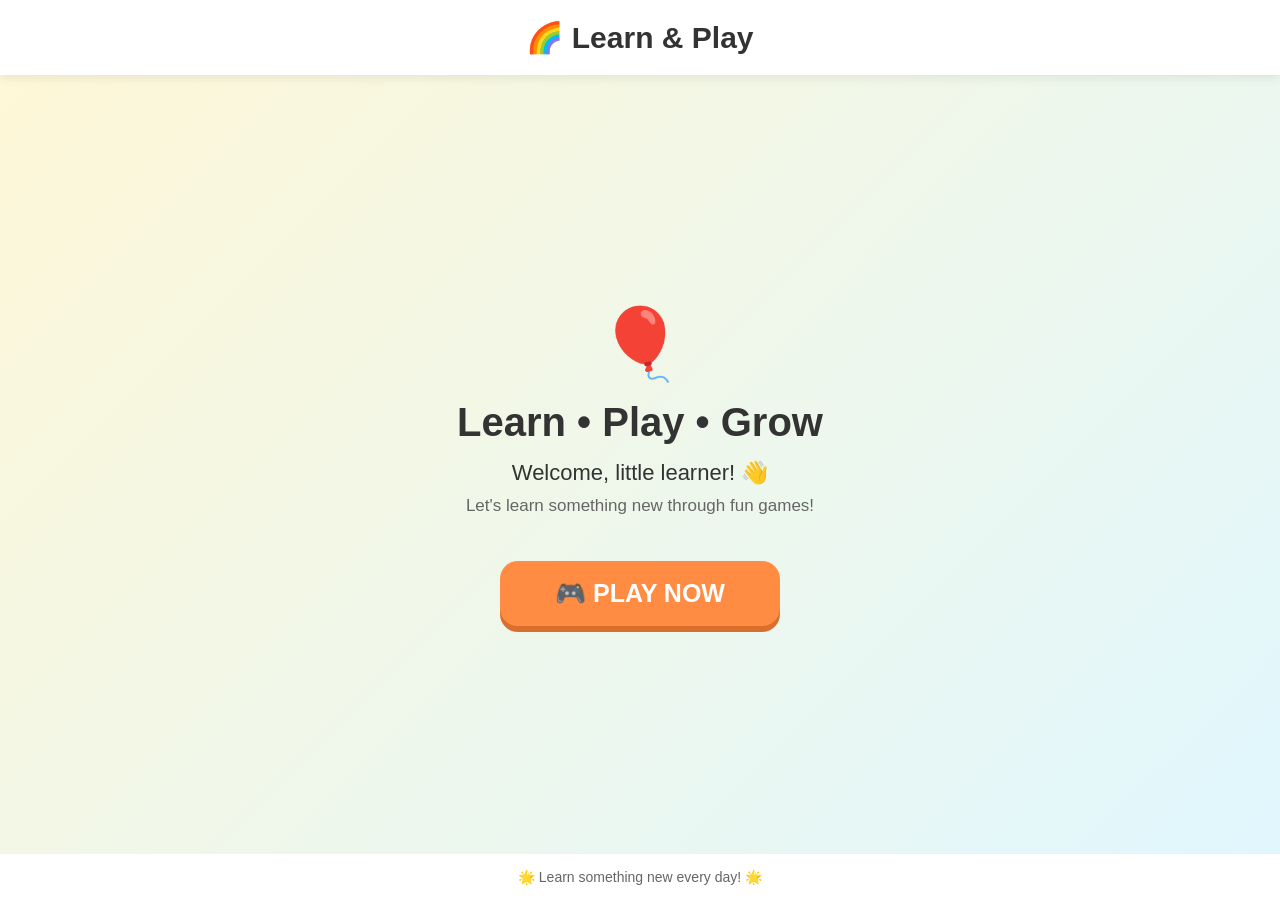
<file: index.html>
<!DOCTYPE html>
<html lang="en">

<head>
    <meta charset="UTF-8">
    <meta name="viewport" content="width=device-width, initial-scale=1.0">

    <title>Learn & Play</title>

    <link rel="stylesheet" href="assets/css/style.css">
    <link rel="manifest" href="manifest.json">
</head>

<body>

    <header class="header">
        <h1>🌈 Learn & Play</h1>
    </header>


    <main class="home">

        <div class="welcome">
            <div class="welcome-icon">🎈</div>

            <h2>Learn • Play • Grow</h2>

            <p>Welcome, little learner! 👋</p>

            <p class="subtitle">
                Let's learn something new through fun games!
            </p>
        </div>


        <a href="games.html" class="play-button">
            🎮 PLAY NOW
        </a>

    </main>


    <footer class="footer">
        <p>🌟 Learn something new every day! 🌟</p>
    </footer>


    <script>
        if ("serviceWorker" in navigator) {
            window.addEventListener("load", function () {
                navigator.serviceWorker.register("service-worker.js")
                    .then(function () {
                        console.log("Service Worker registered successfully!");
                    })
                    .catch(function (error) {
                        console.log("Service Worker registration failed:", error);
                    });
            });
        }
    </script>

</body>

</html>
</file>
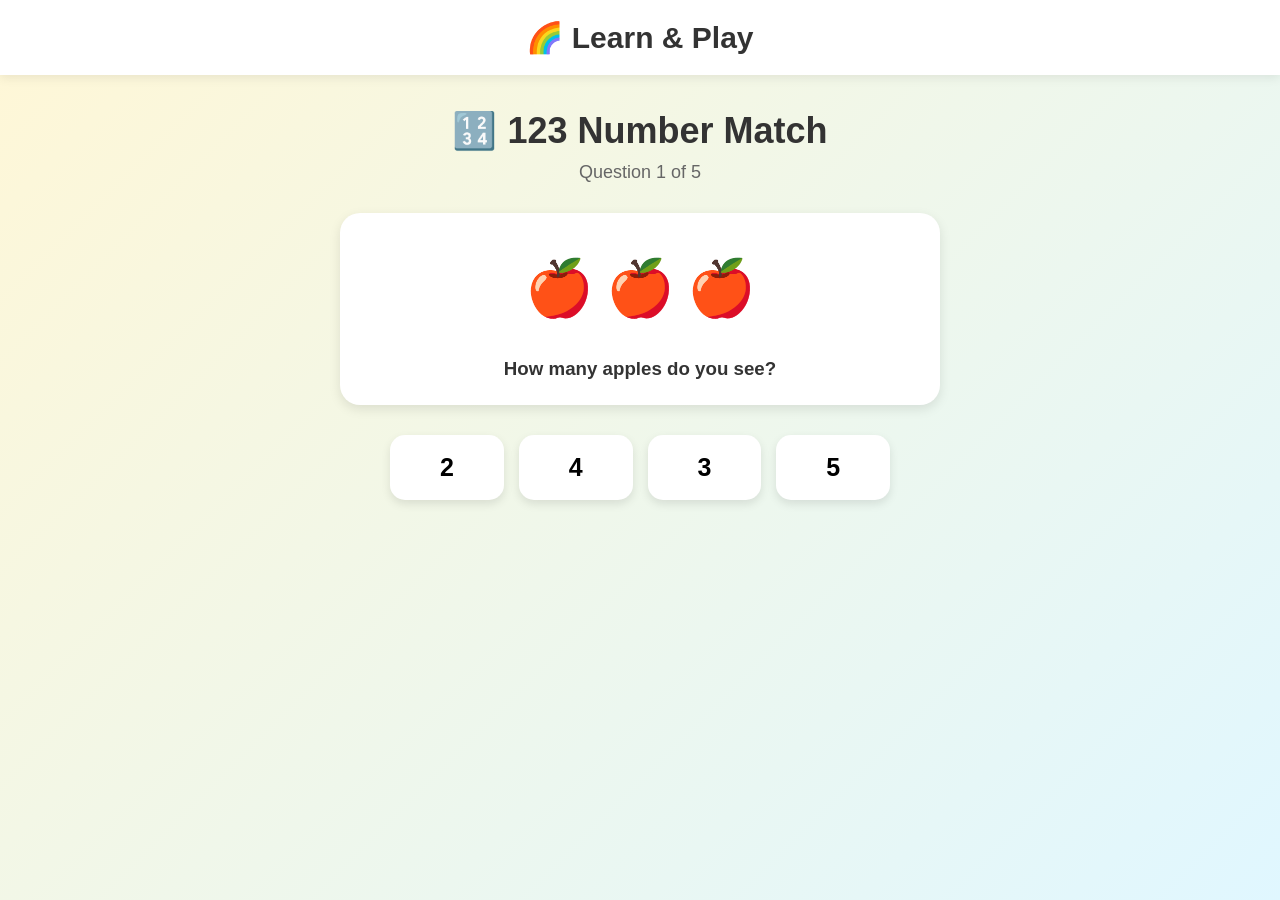
<file: 123.html>
<!DOCTYPE html>
<html lang="en">

<head>

    <meta charset="UTF-8">

    <meta
        name="viewport"
        content="width=device-width, initial-scale=1.0"
    >

    <title>123 Number Match - Learn & Play</title>

    <link
        rel="stylesheet"
        href="assets/css/style.css"
    >
    <link 
        rel="manifest" 
        href="manifest.json"
    >
</head>


<body>

    <header class="header">

        <h1>
            🌈 Learn & Play
        </h1>

    </header>


    <main class="number-page">

        <h2>
            🔢 123 Number Match
        </h2>


        <p class="question-number">

            Question
            <span id="questionNumber">
                1
            </span>
            of 5

        </p>


        <div class="number-question">

            <div
                id="objects"
                class="objects"
            >
            </div>


            <h3 id="questionText">
                How many objects do you see?
            </h3>

        </div>


        <div
            id="numberOptions"
            class="number-options"
        >
        </div>


        <p
            id="numberFeedback"
            class="number-feedback"
        >
        </p>

    </main>


    <script>


        /* =========================
           QUESTIONS
        ========================= */


        const questions = [

            {
                object: "🍎",
                name: "apples",
                count: 3
            },

            {
                object: "🐶",
                name: "dogs",
                count: 5
            },

            {
                object: "⭐",
                name: "stars",
                count: 2
            },

            {
                object: "🌸",
                name: "flowers",
                count: 4
            },

            {
                object: "🐟",
                name: "fish",
                count: 6
            }

        ];


        let currentQuestion = 0;

        let score = 0;


        /* =========================
           SHUFFLE
        ========================= */


        function shuffle(array) {

            array.sort(
                () =>
                    Math.random() - 0.5
            );

        }


        /* =========================
           SHOW OBJECTS
        ========================= */


        function showObjects() {

            const container =
                document.getElementById(
                    "objects"
                );


            container.innerHTML = "";


            const question =
                questions[currentQuestion];


            for (
                let i = 0;
                i < question.count;
                i++
            ) {

                const object =
                    document.createElement(
                        "span"
                    );


                object.textContent =
                    question.object;


                container.appendChild(
                    object
                );

            }

        }


        /* =========================
           SHOW OPTIONS
        ========================= */


        function showOptions() {

            const container =
                document.getElementById(
                    "numberOptions"
                );


            container.innerHTML = "";


            const correct =
                questions[
                    currentQuestion
                ].count;


            let options = [

                correct,

                correct + 1,

                correct - 1,

                correct + 2

            ];


            /* Remove numbers below 1 */

            options =
                options.filter(
                    number => number >= 1
                );


            /* Remove duplicates */

            options =
                [...new Set(options)];


            /* Shuffle options */

            shuffle(options);


            options.forEach(
                function(number) {

                    const button =
                        document.createElement(
                            "button"
                        );


                    button.textContent =
                        number;


                    button.onclick =
                        function() {

                            checkAnswer(
                                number
                            );

                        };


                    container.appendChild(
                        button
                    );

                }
            );

        }


        /* =========================
           LOAD QUESTION
        ========================= */


        function loadQuestion() {

            document.getElementById(
                "questionNumber"
            ).textContent =
                currentQuestion + 1;


            document.getElementById(
                "numberFeedback"
            ).textContent = "";


            const question =
                questions[currentQuestion];


            /* Change question according
               to the emoji */

            document.getElementById(
                "questionText"
            ).textContent =
                "How many " +
                question.name +
                " do you see?";


            showObjects();

            showOptions();

        }


        /* =========================
           CHECK ANSWER
        ========================= */


        function checkAnswer(answer) {

            const correct =
                questions[
                    currentQuestion
                ].count;


            const feedback =
                document.getElementById(
                    "numberFeedback"
                );


            if (
                answer === correct
            ) {

                score++;


                feedback.textContent =
                    "🎉 Correct! Great job!";


                feedback.className =
                    "number-feedback correct";

            }

            else {

                feedback.textContent =
                    "❌ Not quite! The correct answer is "
                    + correct;


                feedback.className =
                    "number-feedback wrong";

            }


            /* Disable buttons */

            const buttons =
                document.querySelectorAll(
                    "#numberOptions button"
                );


            buttons.forEach(
                button => {

                    button.disabled = true;

                }
            );


            setTimeout(
                nextQuestion,
                1200
            );

        }


        /* =========================
           NEXT QUESTION
        ========================= */


        function nextQuestion() {

            currentQuestion++;


            if (
                currentQuestion >=
                questions.length
            ) {

                showResult();

                return;

            }


            loadQuestion();

        }


        /* =========================
           RESULT
        ========================= */


        function showResult() {

            document.querySelector(
                ".number-page"
            ).innerHTML = `

                <div
                    class="result-card"
                >

                    <h2>
                        🎉 Amazing!
                    </h2>


                    <p
                        class="final-score"
                    >

                        You scored
                        ${score}
                        /
                        ${questions.length}

                    </p>


                    <p>
                        ⭐ Keep counting!
                    </p>


                    <button
                        onclick="location.reload()"
                    >
                        🔄 Play Again
                    </button>


                    <br><br>


                    <a
                        href="games.html"
                        class="back-button"
                    >
                        🎮 Choose Another Game
                    </a>

                </div>

            `;

        }


        /* =========================
           START
        ========================= */


        shuffle(questions);

        loadQuestion();


    </script>


    <!-- SERVICE WORKER -->

    <script>

        if ("serviceWorker" in navigator) {

            window.addEventListener(
                "load",
                function () {

                    navigator.serviceWorker.register(
                        "service-worker.js"
                    );

                }
            );

        }

    </script>


</body>

</html>
</file>
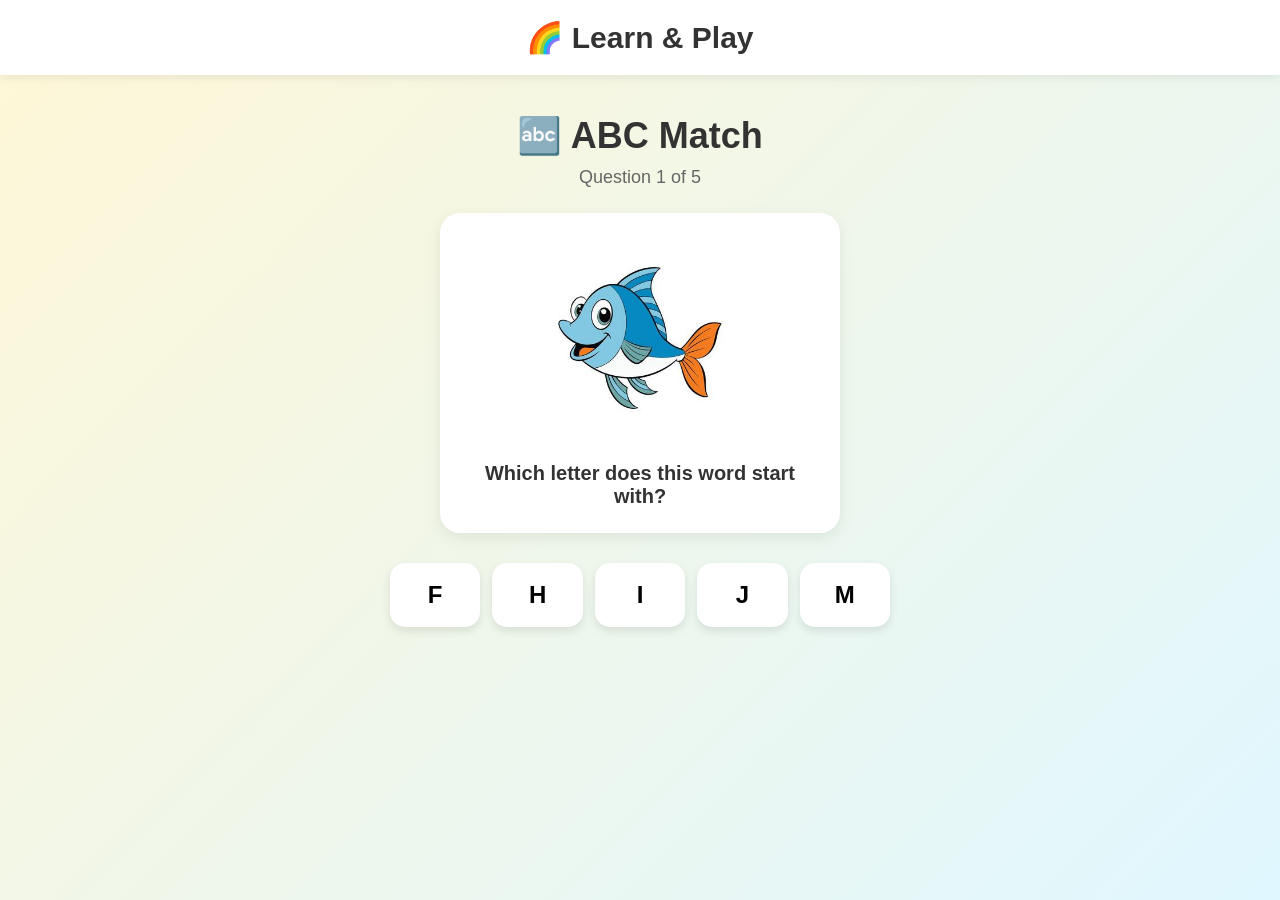
<file: abc.html>
<!DOCTYPE html>
<html lang="en">

<head>
    <meta charset="UTF-8">
    <meta name="viewport" content="width=device-width, initial-scale=1.0">

    <title>ABC Match - Learn & Play</title>

    <link rel="stylesheet" href="assets/css/style.css">
    <link rel="manifest" href="manifest.json">
</head>

<body>

    <header class="header">
        <h1>🌈 Learn & Play</h1>
    </header>


    <main class="game-page">

        <h2>🔤 ABC Match</h2>

        <p class="question-number">
            Question <span id="questionNumber">1</span> of 5
        </p>


        <div class="question-card">

            <img
                id="questionImage"
                src=""
                alt="ABC Question"
            >

            <h3>
                Which letter does this word start with?
            </h3>

        </div>


        <div class="answer-container">

            <button onclick="checkAnswer('F')">F</button>
            <button onclick="checkAnswer('H')">H</button>
            <button onclick="checkAnswer('I')">I</button>
            <button onclick="checkAnswer('J')">J</button>
            <button onclick="checkAnswer('M')">M</button>

        </div>


        <p id="feedback"></p>

    </main>


    <script>

        /* =========================
           ABC QUESTIONS
        ========================= */

        const questions = [

            {
                image: "assets/images/ABC/fish.jpg",
                letter: "F"
            },

            {
                image: "assets/images/ABC/icecream.jpg",
                letter: "I"
            },

            {
                image: "assets/images/ABC/juice.jpg",
                letter: "J"
            },

            {
                image: "assets/images/ABC/mango.jpg",
                letter: "M"
            },

            {
                image: "assets/images/ABC/house.jpg",
                letter: "H"
            }

        ];


        let currentQuestion = 0;
        let score = 0;


        /* =========================
           SHUFFLE QUESTIONS
        ========================= */

        function shuffleQuestions() {

            questions.sort(
                () => Math.random() - 0.5
            );

        }


        /* =========================
           LOAD QUESTION
        ========================= */

        function loadQuestion() {

            const question =
                questions[currentQuestion];


            document.getElementById(
                "questionImage"
            ).src = question.image;


            document.getElementById(
                "questionNumber"
            ).textContent =
                currentQuestion + 1;


            document.getElementById(
                "feedback"
            ).textContent = "";

        }


        /* =========================
           CHECK ANSWER
        ========================= */

        function checkAnswer(selectedLetter) {

            const correctLetter =
                questions[currentQuestion].letter;


            const feedback =
                document.getElementById(
                    "feedback"
                );


            if (
                selectedLetter ===
                correctLetter
            ) {

                score++;

                feedback.textContent =
                    "🎉 Correct! Great job!";

                feedback.className =
                    "correct";

            }

            else {

                feedback.textContent =
                    "❌ Not quite! The correct answer is "
                    + correctLetter;

                feedback.className =
                    "wrong";

            }


            /* Disable buttons temporarily */

            const buttons =
                document.querySelectorAll(
                    ".answer-container button"
                );


            buttons.forEach(
                button => {
                    button.disabled = true;
                }
            );


            setTimeout(
                nextQuestion,
                1200
            );

        }


        /* =========================
           NEXT QUESTION
        ========================= */

        function nextQuestion() {

            currentQuestion++;


            if (
                currentQuestion >=
                questions.length
            ) {

                showResult();

                return;

            }


            const buttons =
                document.querySelectorAll(
                    ".answer-container button"
                );


            buttons.forEach(
                button => {
                    button.disabled = false;
                }
            );


            loadQuestion();

        }


        /* =========================
           SHOW RESULT
        ========================= */

        function showResult() {

            document.querySelector(
                ".game-page"
            ).innerHTML = `

                <div class="result-card">

                    <h2>🎉 Great Job!</h2>

                    <p class="final-score">
                        You scored
                        ${score}
                        /
                        ${questions.length}
                    </p>

                    <p>
                        ⭐ Keep learning
                        and playing!
                    </p>

                    <a
                        href="abc.html"
                        class="play-again"
                    >
                        🔄 Play Again
                    </a>

                    <br>

                    <a
                        href="games.html"
                        class="back-button"
                    >
                        🎮 Choose Another Game
                    </a>

                </div>

            `;

        }


        /* =========================
           START GAME
        ========================= */

        shuffleQuestions();
        loadQuestion();

    </script>


    <script>

        /* =========================
           SERVICE WORKER
        ========================= */

        if ("serviceWorker" in navigator) {

            window.addEventListener(
                "load",
                function () {

                    navigator.serviceWorker.register(
                        "service-worker.js"
                    );

                }
            );

        }

    </script>


</body>

</html>
</file>
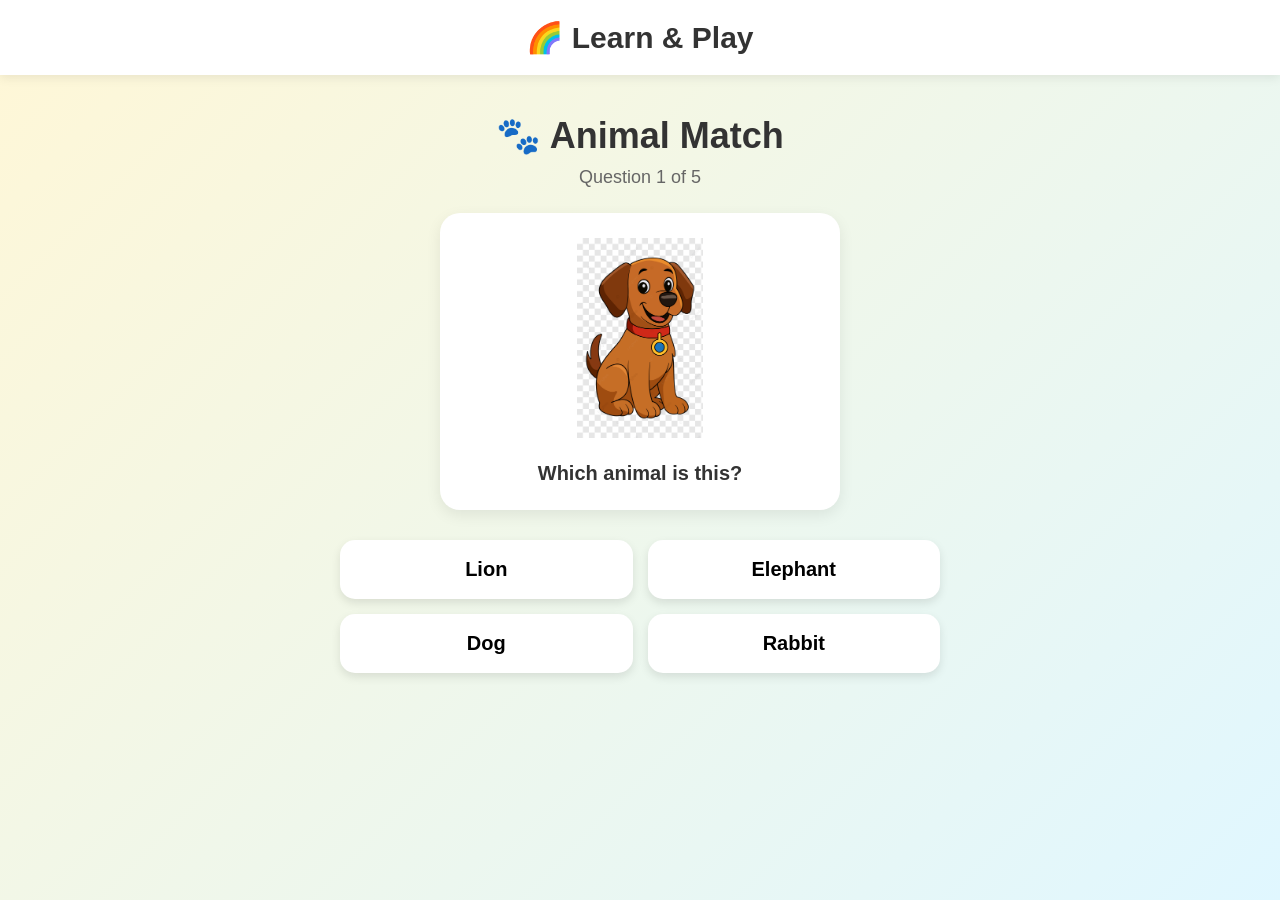
<file: animals.html>
<!DOCTYPE html>
<html lang="en">

<head>

    <meta charset="UTF-8">

    <meta
        name="viewport"
        content="width=device-width, initial-scale=1.0"
    >

    <title>Animal Match - Learn & Play</title>

    <link
        rel="stylesheet"
        href="assets/css/style.css"
    >
    <link rel="manifest" href="manifest.json">

</head>


<body>

    <!-- HEADER -->

    <header class="header">

        <h1>
            🌈 Learn & Play
        </h1>

    </header>


    <!-- GAME -->

    <main class="game-page">

        <h2>
            🐾 Animal Match
        </h2>


        <p class="question-number">

            Question
            <span id="questionNumber">
                1
            </span>
            of 5

        </p>


        <!-- ANIMAL IMAGE -->

        <div class="question-card">

            <img
                id="animalImage"
                src=""
                alt="Animal"
            >


            <h3>
                Which animal is this?
            </h3>

        </div>


        <!-- ANSWERS -->

        <div
            class="animal-answers"
            id="animalAnswers"
        >
        </div>


        <!-- FEEDBACK -->

        <p id="animalFeedback">
        </p>

    </main>


    <script>


        /* =========================
           ANIMAL QUESTIONS
        ========================= */


        const animals = [

            {
                image: "assets/images/Animal/cat.jpg",
                answer: "Cat"
            },

            {
                image: "assets/images/Animal/dog.jpg",
                answer: "Dog"
            },

            {
                image: "assets/images/Animal/elephant.jpg",
                answer: "Elephant"
            },

            {
                image: "assets/images/Animal/lion.jpg",
                answer: "Lion"
            },

            {
                image: "assets/images/Animal/rabbit.jpg",
                answer: "Rabbit"
            }

        ];


        /* =========================
           GAME VARIABLES
        ========================= */


        let currentQuestion = 0;

        let score = 0;


        /* =========================
           SHUFFLE QUESTIONS
        ========================= */


        function shuffleQuestions() {

            animals.sort(
                () =>
                    Math.random() - 0.5
            );

        }


        /* =========================
           GET RANDOM OPTIONS
        ========================= */


        function getOptions(correctAnswer) {

            let options = [
                correctAnswer
            ];


            let otherAnimals =
                animals
                    .map(
                        animal =>
                            animal.answer
                    )
                    .filter(
                        name =>
                            name !== correctAnswer
                    );


            otherAnimals.sort(
                () =>
                    Math.random() - 0.5
            );


            options.push(
                ...otherAnimals.slice(0, 3)
            );


            return options;

        }


        /* =========================
           LOAD QUESTION
        ========================= */


        function loadQuestion() {

            const question =
                animals[currentQuestion];


            /* Show image */

            document.getElementById(
                "animalImage"
            ).src =
                question.image;


            /* Question number */

            document.getElementById(
                "questionNumber"
            ).textContent =
                currentQuestion + 1;


            /* Clear feedback */

            document.getElementById(
                "animalFeedback"
            ).textContent = "";


            /* Create answer buttons */

            const answerContainer =
                document.getElementById(
                    "animalAnswers"
                );


            answerContainer.innerHTML = "";


            let options =
                getOptions(
                    question.answer
                );


            /* Shuffle answer choices */

            options.sort(
                () =>
                    Math.random() - 0.5
            );


            options.forEach(
                function(option) {

                    const button =
                        document.createElement(
                            "button"
                        );


                    button.textContent =
                        option;


                    button.onclick =
                        function() {

                            checkAnswer(
                                option
                            );

                        };


                    answerContainer.appendChild(
                        button
                    );

                }
            );

        }


        /* =========================
           CHECK ANSWER
        ========================= */


        function checkAnswer(
            selectedAnswer
        ) {

            const correctAnswer =
                animals[
                    currentQuestion
                ].answer;


            const feedback =
                document.getElementById(
                    "animalFeedback"
                );


            if (
                selectedAnswer ===
                correctAnswer
            ) {

                score++;


                feedback.textContent =
                    "🎉 Correct! Great job!";


                feedback.className =
                    "correct";

            }

            else {

                feedback.textContent =
                    "❌ Not quite! The correct answer is "
                    + correctAnswer;


                feedback.className =
                    "wrong";

            }


            /* Disable buttons */

            const buttons =
                document.querySelectorAll(
                    "#animalAnswers button"
                );


            buttons.forEach(
                button => {

                    button.disabled =
                        true;

                }
            );


            /* Next question */

            setTimeout(
                nextQuestion,
                1200
            );

        }


        /* =========================
           NEXT QUESTION
        ========================= */


        function nextQuestion() {

            currentQuestion++;


            if (
                currentQuestion >=
                animals.length
            ) {

                showResult();

                return;

            }


            loadQuestion();

        }


        /* =========================
           FINAL RESULT
        ========================= */


        function showResult() {

            document.querySelector(
                ".game-page"
            ).innerHTML = `

                <div class="result-card">

                    <h2>
                        🎉 Amazing!
                    </h2>


                    <p class="final-score">

                        You scored
                        ${score}
                        /
                        ${animals.length}

                    </p>


                    <p>
                        🐾 Keep learning
                        about animals!
                    </p>


                    <a
                        href="animals.html"
                        class="play-again"
                    >
                        🔄 Play Again
                    </a>


                    <br><br>


                    <a
                        href="games.html"
                        class="back-button"
                    >
                        🎮 Choose Another Game
                    </a>

                </div>

            `;

        }


        /* =========================
           START GAME
        ========================= */


        shuffleQuestions();

        loadQuestion();


    </script>


    <!-- SERVICE WORKER -->

    <script>

        if ("serviceWorker" in navigator) {

            window.addEventListener(
                "load",
                function () {

                    navigator.serviceWorker.register(
                        "service-worker.js"
                    );

                }
            );

        }

    </script>


</body>

</html>
</file>
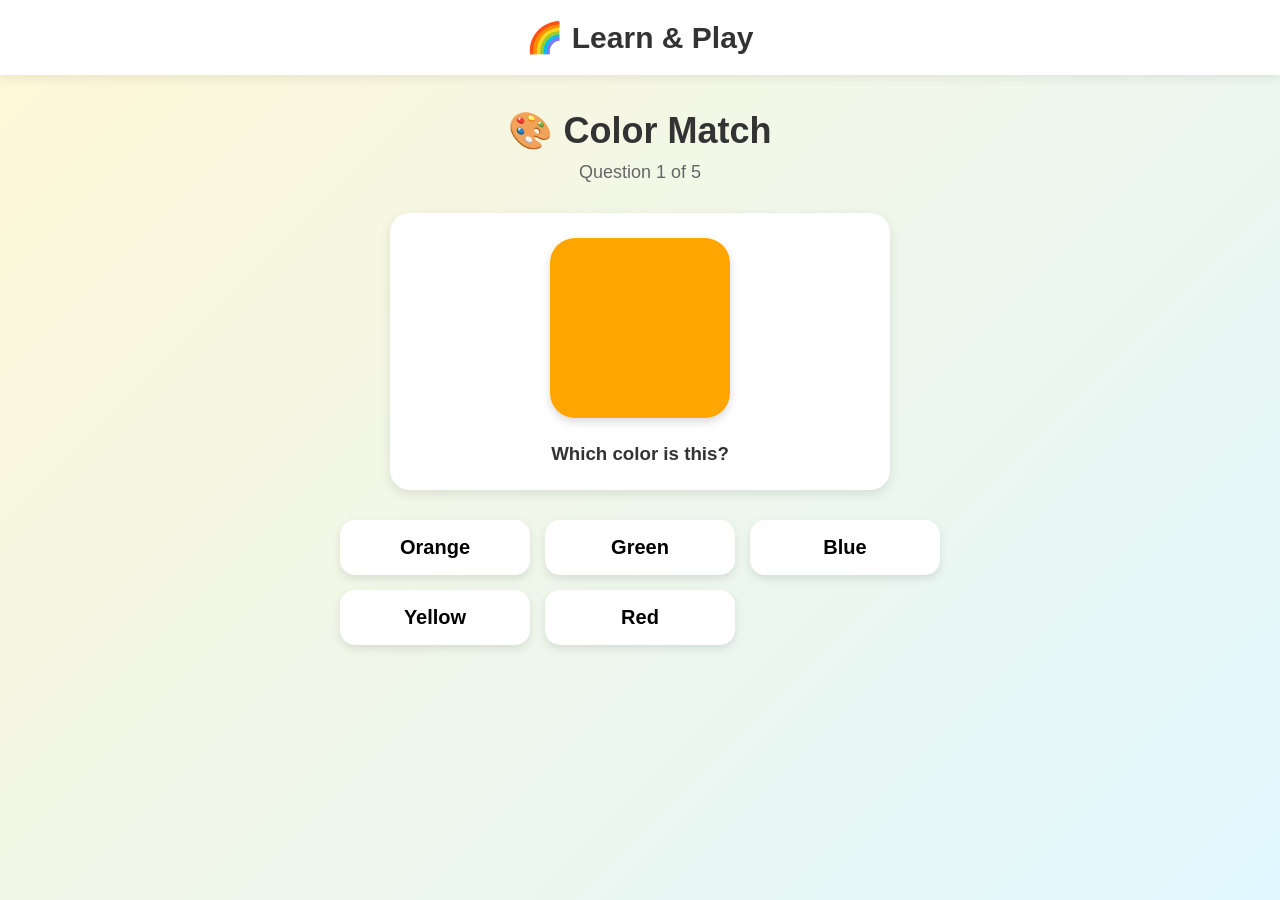
<file: color.html>
<!DOCTYPE html>
<html lang="en">

<head>

    <meta charset="UTF-8">

    <meta
        name="viewport"
        content="width=device-width, initial-scale=1.0"
    >

    <title>Color Match - Learn & Play</title>

    <link
        rel="stylesheet"
        href="assets/css/style.css"
    >
    <link rel="manifest" href="manifest.json">

</head>


<body>

    <!-- HEADER -->

    <header class="header">

        <h1>🌈 Learn & Play</h1>

    </header>


    <!-- GAME -->

    <main class="color-page">

        <h2>🎨 Color Match</h2>

        <p class="question-number">

            Question
            <span id="questionNumber">1</span>
            of 5

        </p>


        <!-- COLOR -->

        <div class="color-question">

            <div
                id="colorBox"
                class="color-box"
            >
            </div>


            <h3>
                Which color is this?
            </h3>

        </div>


        <!-- OPTIONS -->

        <div
            id="colorOptions"
            class="color-options"
        >
        </div>


        <!-- FEEDBACK -->

        <p
            id="colorFeedback"
            class="color-feedback"
        >
        </p>

    </main>


    <script>

        /* =========================
           COLORS
        ========================= */

        const colors = [

            {
                name: "Red",
                value: "red"
            },

            {
                name: "Blue",
                value: "blue"
            },

            {
                name: "Green",
                value: "green"
            },

            {
                name: "Yellow",
                value: "yellow"
            },

            {
                name: "Orange",
                value: "orange"
            }

        ];


        let currentQuestion = 0;

        let score = 0;


        /* =========================
           SHUFFLE
        ========================= */

        function shuffle(array) {

            array.sort(
                () =>
                    Math.random() - 0.5
            );

        }


        /* =========================
           LOAD QUESTION
        ========================= */

        function loadQuestion() {

            const question =
                colors[currentQuestion];


            document.getElementById(
                "questionNumber"
            ).textContent =
                currentQuestion + 1;


            /* Show color */

            document.getElementById(
                "colorBox"
            ).style.backgroundColor =
                question.value;


            /* Clear feedback */

            document.getElementById(
                "colorFeedback"
            ).textContent = "";


            /* Create options */

            const options =
                [...colors];


            shuffle(options);


            const container =
                document.getElementById(
                    "colorOptions"
                );


            container.innerHTML = "";


            options.forEach(
                function(color) {


                    const button =
                        document.createElement(
                            "button"
                        );


                    button.textContent =
                        color.name;


                    button.onclick =
                        function() {

                            checkAnswer(
                                color.name
                            );

                        };


                    container.appendChild(
                        button
                    );

                }
            );

        }


        /* =========================
           CHECK ANSWER
        ========================= */

        function checkAnswer(answer) {

            const correct =
                colors[
                    currentQuestion
                ].name;


            const feedback =
                document.getElementById(
                    "colorFeedback"
                );


            if (
                answer === correct
            ) {

                score++;


                feedback.textContent =
                    "🎉 Correct! Great job!";


                feedback.className =
                    "color-feedback correct";

            }

            else {

                feedback.textContent =
                    "❌ Not quite! The correct answer is "
                    + correct;


                feedback.className =
                    "color-feedback wrong";

            }


            /* Disable buttons */

            const buttons =
                document.querySelectorAll(
                    "#colorOptions button"
                );


            buttons.forEach(
                button => {

                    button.disabled = true;

                }
            );


            setTimeout(
                nextQuestion,
                1200
            );

        }


        /* =========================
           NEXT QUESTION
        ========================= */

        function nextQuestion() {

            currentQuestion++;


            if (
                currentQuestion >=
                colors.length
            ) {

                showResult();

                return;

            }


            loadQuestion();

        }


        /* =========================
           RESULT
        ========================= */

        function showResult() {

            document.querySelector(
                ".color-page"
            ).innerHTML = `

                <div
                    class="result-card"
                >

                    <h2>
                        🎉 Amazing!
                    </h2>


                    <p
                        class="final-score"
                    >

                        You scored
                        ${score}
                        /
                        ${colors.length}

                    </p>


                    <p>
                        🌈 Keep learning
                        colors!
                    </p>


                    <button
                        onclick="location.reload()"
                    >
                        🔄 Play Again
                    </button>


                    <br><br>


                    <a
                        href="games.html"
                        class="back-button"
                    >
                        🎮 Choose Another Game
                    </a>

                </div>

            `;

        }


        /* =========================
           START
        ========================= */

        shuffle(colors);

        loadQuestion();

    </script>
    <script>
    if ("serviceWorker" in navigator) {
        window.addEventListener("load", function () {
            navigator.serviceWorker.register("service-worker.js");
        });
    }
    </script>


</body>

</html>
</file>
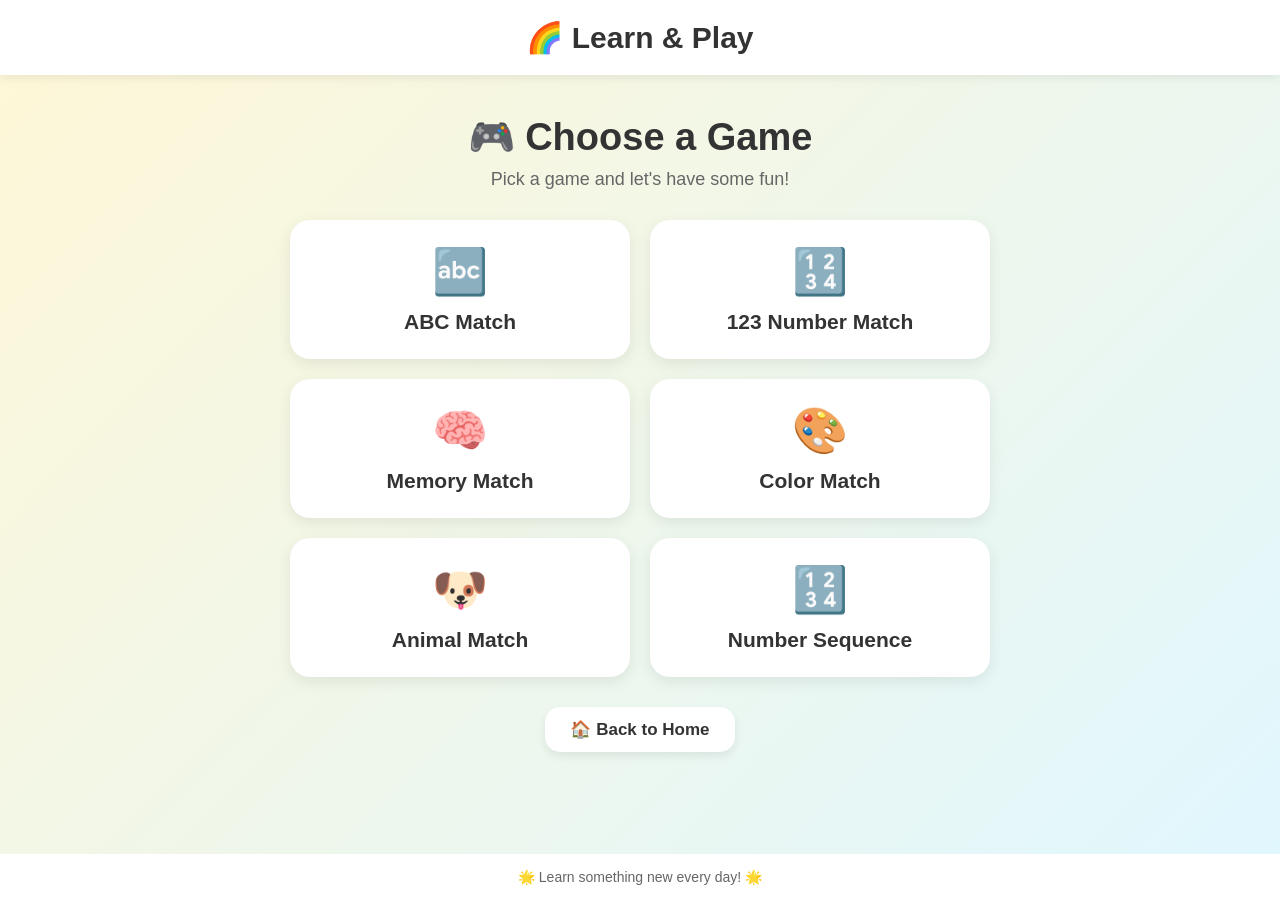
<file: games.html>
<!DOCTYPE html>
<html lang="en">

<head>
    <meta charset="UTF-8">
    <meta name="viewport" content="width=device-width, initial-scale=1.0">

    <title>Choose a Game - Learn & Play</title>

    <link rel="stylesheet" href="assets/css/style.css">
    <link rel="manifest" href="manifest.json">
</head>

<body>

    <header class="header">
        <h1>🌈 Learn & Play</h1>
    </header>


    <main class="games-page">

        <h2>🎮 Choose a Game</h2>

        <p class="game-subtitle">
            Pick a game and let's have some fun!
        </p>


        <div class="games-container">

            <a href="abc.html" class="game-card">
                <span class="game-icon">🔤</span>
                <span>ABC Match</span>
            </a>


            <a href="123.html" class="game-card">
                <span class="game-icon">🔢</span>
                <span>123 Number Match</span>
            </a>


            <a href="memory.html" class="game-card">
                <span class="game-icon">🧠</span>
                <span>Memory Match</span>
            </a>


            <a href="color.html" class="game-card">
                <span class="game-icon">🎨</span>
                <span>Color Match</span>
            </a>


            <a href="animals.html" class="game-card">
                <span class="game-icon">🐶</span>
                <span>Animal Match</span>
            </a>


            <a href="sequence.html" class="game-card">
                <span class="game-icon">🔢</span>
                <span>Number Sequence</span>
            </a>

        </div>


        <a href="index.html" class="back-button">
            🏠 Back to Home
        </a>

    </main>


    <footer class="footer">
        <p>🌟 Learn something new every day! 🌟</p>
    </footer>
    <script>
    if ("serviceWorker" in navigator) {
        window.addEventListener("load", function () {
            navigator.serviceWorker.register("service-worker.js");
        });
    }
</script>
</body>

</html>
</file>
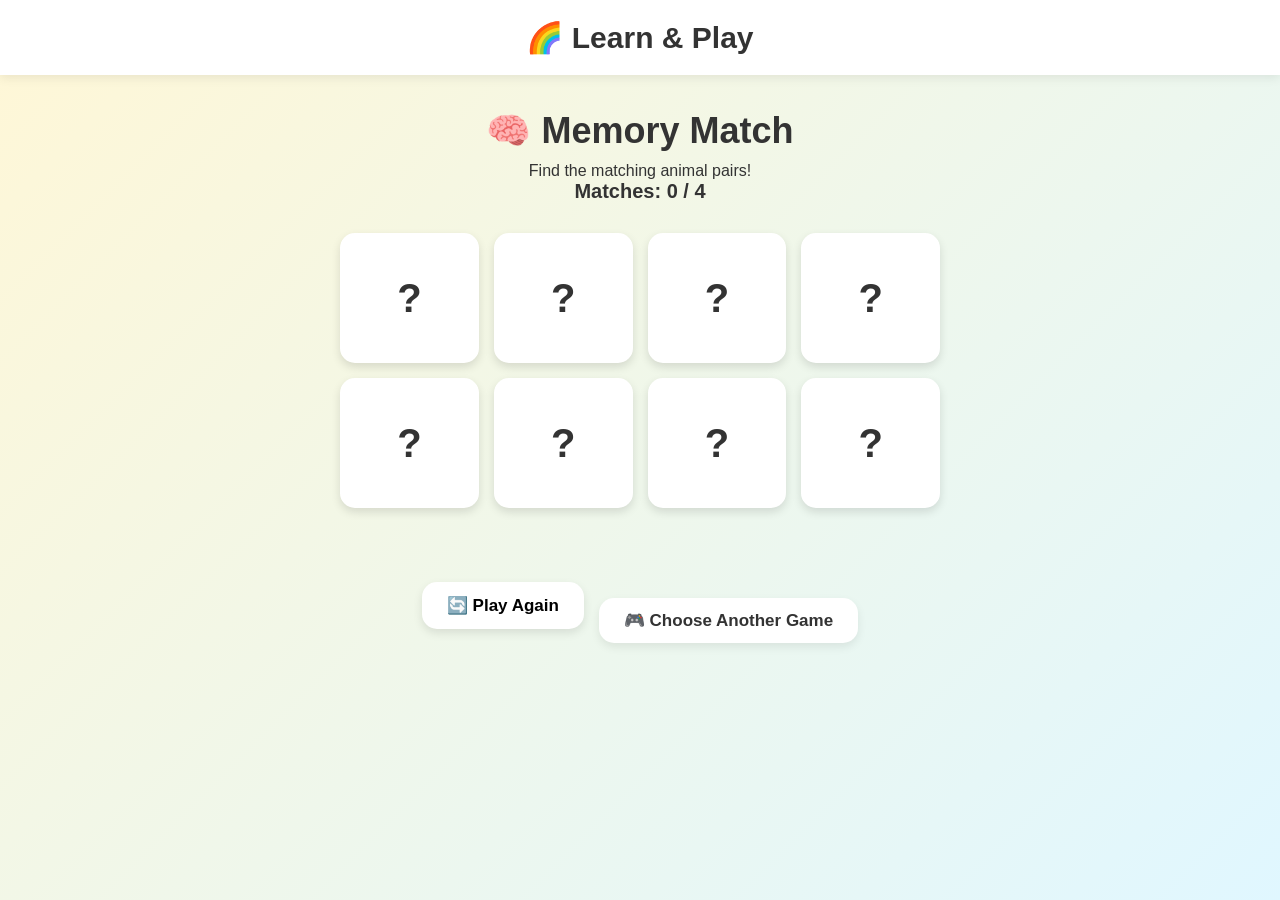
<file: memory.html>
<!DOCTYPE html>
<html lang="en">

<head>

    <meta charset="UTF-8">

    <meta
        name="viewport"
        content="width=device-width, initial-scale=1.0"
    >

    <title>Memory Match - Learn & Play</title>

    <link
        rel="stylesheet"
        href="assets/css/style.css"
    >
    <link rel="manifest" href="manifest.json">

</head>


<body>


    <!-- HEADER -->

    <header class="header">

        <h1>
            🌈 Learn & Play
        </h1>

    </header>


    <!-- GAME -->

    <main class="memory-page">


        <h2>
            🧠 Memory Match
        </h2>


        <p>
            Find the matching animal pairs!
        </p>


        <p class="memory-score">

            Matches:
            <span id="matchCount">
                0
            </span>
            / 4

        </p>


        <!-- MEMORY CARDS -->

        <div
            class="memory-board"
            id="memoryBoard"
        >
        </div>


        <!-- MESSAGE -->

        <p
            id="memoryMessage"
            class="memory-message"
        >
        </p>


        <!-- BUTTONS -->

        <div class="memory-buttons">

            <button
                onclick="restartGame()"
            >
                🔄 Play Again
            </button>


            <a
                href="games.html"
                class="back-button"
            >
                🎮 Choose Another Game
            </a>

        </div>


    </main>


    <script>


        /* =========================
           ANIMAL PAIRS
        ========================= */


        const animals = [

            {
                name: "Cat",
                image: "assets/images/Animal/cat.jpg"
            },

            {
                name: "Dog",
                image: "assets/images/Animal/dog.jpg"
            },

            {
                name: "Elephant",
                image: "assets/images/Animal/elephant.jpg"
            },

            {
                name: "Lion",
                image: "assets/images/Animal/lion.jpg"
            }

        ];


        let cards = [];

        let firstCard = null;

        let secondCard = null;

        let lockBoard = false;

        let matches = 0;


        /* =========================
           SHUFFLE
        ========================= */


        function shuffle(array) {

            for (
                let i = array.length - 1;
                i > 0;
                i--
            ) {

                const j =
                    Math.floor(
                        Math.random() * (i + 1)
                    );


                [
                    array[i],
                    array[j]
                ] =
                [
                    array[j],
                    array[i]
                ];

            }

        }


        /* =========================
           CREATE CARDS
        ========================= */


        function createCards() {


            cards = [];


            animals.forEach(
                function(animal) {


                    cards.push({

                        name: animal.name,

                        image: animal.image

                    });


                    cards.push({

                        name: animal.name,

                        image: animal.image

                    });


                }
            );


            shuffle(cards);


            const board =
                document.getElementById(
                    "memoryBoard"
                );


            board.innerHTML = "";


            cards.forEach(
                function(card, index) {


                    const cardElement =
                        document.createElement(
                            "div"
                        );


                    cardElement.className =
                        "memory-card";


                    cardElement.dataset.index =
                        index;


                    cardElement.innerHTML = `

                        <div
                            class="card-inner"
                        >

                            <div
                                class="card-front"
                            >
                                ?
                            </div>


                            <div
                                class="card-back"
                            >

                                <img
                                    src="${card.image}"
                                    alt="${card.name}"
                                >

                            </div>

                        </div>

                    `;


                    cardElement.onclick =
                        function() {

                            flipCard(
                                cardElement
                            );

                        };


                    board.appendChild(
                        cardElement
                    );

                }
            );

        }


        /* =========================
           FLIP CARD
        ========================= */


        function flipCard(cardElement) {


            if (
                lockBoard
                ||
                cardElement === firstCard
                ||
                cardElement.classList.contains(
                    "matched"
                )
            ) {

                return;

            }


            cardElement.classList.add(
                "flipped"
            );


            if (!firstCard) {

                firstCard =
                    cardElement;

                return;

            }


            secondCard =
                cardElement;


            checkMatch();

        }


        /* =========================
           CHECK MATCH
        ========================= */


        function checkMatch() {


            const firstIndex =
                firstCard.dataset.index;


            const secondIndex =
                secondCard.dataset.index;


            const firstAnimal =
                cards[firstIndex].name;


            const secondAnimal =
                cards[secondIndex].name;


            if (
                firstAnimal ===
                secondAnimal
            ) {


                /* MATCH */

                firstCard.classList.add(
                    "matched"
                );


                secondCard.classList.add(
                    "matched"
                );


                matches++;


                document.getElementById(
                    "matchCount"
                ).textContent =
                    matches;


                document.getElementById(
                    "memoryMessage"
                ).textContent =
                    "🎉 Great! You found a match!";


                resetCards();


                if (matches === 4) {

                    setTimeout(
                        gameComplete,
                        500
                    );

                }

            }

            else {


                /* NOT A MATCH */

                lockBoard = true;


                document.getElementById(
                    "memoryMessage"
                ).textContent =
                    "❌ Not a match! Try again!";


                setTimeout(
                    function() {

                        firstCard.classList.remove(
                            "flipped"
                        );


                        secondCard.classList.remove(
                            "flipped"
                        );


                        resetCards();

                    },
                    1000
                );

            }

        }


        /* =========================
           RESET CARDS
        ========================= */


        function resetCards() {

            firstCard = null;

            secondCard = null;

            lockBoard = false;

        }


        /* =========================
           GAME COMPLETE
        ========================= */


        function gameComplete() {


            document.querySelector(
                ".memory-page"
            ).innerHTML = `

                <div
                    class="result-card"
                >

                    <h2>
                        🎉 Amazing!
                    </h2>


                    <p
                        class="final-score"
                    >

                        You found all
                        4 pairs! 🧠

                    </p>


                    <p>
                        ⭐ Excellent memory!
                    </p>


                    <button
                        onclick="restartGame()"
                    >
                        🔄 Play Again
                    </button>


                    <br><br>


                    <a
                        href="games.html"
                        class="back-button"
                    >
                        🎮 Choose Another Game
                    </a>

                </div>

            `;

        }


        /* =========================
           RESTART GAME
        ========================= */


        function restartGame() {

            location.reload();

        }


        /* =========================
           START GAME
        ========================= */


        createCards();


    </script>
    <script>
        if ("serviceWorker" in navigator) {
            window.addEventListener("load", function () {
                navigator.serviceWorker.register("service-worker.js");
            });
        }
    </script>

</body>

</html>
</file>
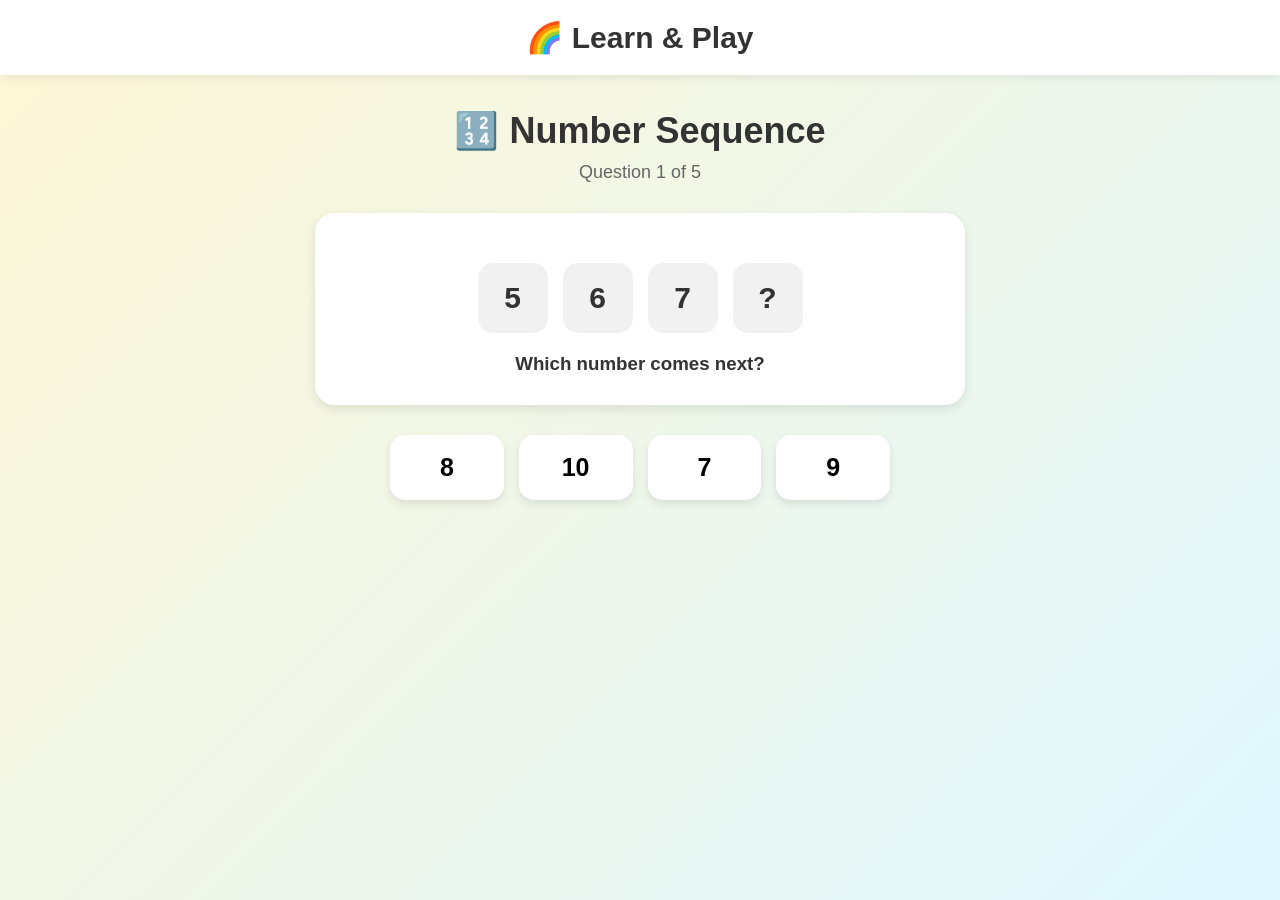
<file: sequence.html>
<!DOCTYPE html>
<html lang="en">

<head>

    <meta charset="UTF-8">

    <meta
        name="viewport"
        content="width=device-width, initial-scale=1.0"
    >

    <title>Number Sequence - Learn & Play</title>

    <link
        rel="stylesheet"
        href="assets/css/style.css"
    >
    <link rel="manifest" href="manifest.json">

</head>


<body>

    <!-- HEADER -->

    <header class="header">

        <h1>🌈 Learn & Play</h1>

    </header>


    <!-- GAME -->

    <main class="sequence-page">

        <h2>🔢 Number Sequence</h2>


        <p class="question-number">

            Question
            <span id="questionNumber">1</span>
            of 5

        </p>


        <div class="sequence-question">

            <p id="sequenceDisplay">
            </p>

            <h3>
                Which number comes next?
            </h3>

        </div>


        <!-- OPTIONS -->

        <div
            id="sequenceOptions"
            class="sequence-options"
        >
        </div>


        <!-- FEEDBACK -->

        <p
            id="sequenceFeedback"
            class="sequence-feedback"
        >
        </p>

    </main>


    <script>


        /* =========================
           QUESTIONS
        ========================= */


        const questions = [

            {
                sequence: [
                    1,
                    2,
                    3,
                    "?"
                ],

                answer: 4

            },


            {
                sequence: [
                    2,
                    3,
                    4,
                    "?"
                ],

                answer: 5

            },


            {
                sequence: [
                    5,
                    6,
                    7,
                    "?"
                ],

                answer: 8

            },


            {
                sequence: [
                    7,
                    8,
                    9,
                    "?"
                ],

                answer: 10

            },


            {
                sequence: [
                    10,
                    11,
                    12,
                    "?"
                ],

                answer: 13

            }

        ];


        let currentQuestion = 0;

        let score = 0;


        /* =========================
           SHUFFLE
        ========================= */


        function shuffle(array) {

            array.sort(
                () =>
                    Math.random() - 0.5
            );

        }


        /* =========================
           LOAD QUESTION
        ========================= */


        function loadQuestion() {


            const question =
                questions[currentQuestion];


            document.getElementById(
                "questionNumber"
            ).textContent =
                currentQuestion + 1;


            /* Show sequence */

            const display =
                document.getElementById(
                    "sequenceDisplay"
                );


            display.innerHTML = "";


            question.sequence.forEach(
                function(number) {


                    const span =
                        document.createElement(
                            "span"
                        );


                    span.textContent =
                        number;


                    display.appendChild(
                        span
                    );


                }
            );


            /* Clear feedback */

            document.getElementById(
                "sequenceFeedback"
            ).textContent = "";


            /* Create options */

            createOptions();

        }


        /* =========================
           CREATE OPTIONS
        ========================= */


        function createOptions() {


            const correct =
                questions[
                    currentQuestion
                ].answer;


            let options = [

                correct,

                correct - 1,

                correct + 1,

                correct + 2

            ];


            options =
                options.filter(
                    number => number > 0
                );


            options =
                [...new Set(options)];


            shuffle(options);


            const container =
                document.getElementById(
                    "sequenceOptions"
                );


            container.innerHTML = "";


            options.forEach(
                function(number) {


                    const button =
                        document.createElement(
                            "button"
                        );


                    button.textContent =
                        number;


                    button.onclick =
                        function() {

                            checkAnswer(
                                number
                            );

                        };


                    container.appendChild(
                        button
                    );

                }
            );

        }


        /* =========================
           CHECK ANSWER
        ========================= */


        function checkAnswer(answer) {


            const correct =
                questions[
                    currentQuestion
                ].answer;


            const feedback =
                document.getElementById(
                    "sequenceFeedback"
                );


            if (
                answer === correct
            ) {


                score++;


                feedback.textContent =
                    "🎉 Correct! Great job!";


                feedback.className =
                    "sequence-feedback correct";


            }

            else {


                feedback.textContent =
                    "❌ Not quite! The correct answer is "
                    + correct;


                feedback.className =
                    "sequence-feedback wrong";

            }


            /* Disable buttons */

            const buttons =
                document.querySelectorAll(
                    "#sequenceOptions button"
                );


            buttons.forEach(
                button => {

                    button.disabled = true;

                }
            );


            setTimeout(
                nextQuestion,
                1200
            );

        }


        /* =========================
           NEXT QUESTION
        ========================= */


        function nextQuestion() {


            currentQuestion++;


            if (
                currentQuestion >=
                questions.length
            ) {


                showResult();

                return;

            }


            loadQuestion();

        }


        /* =========================
           RESULT
        ========================= */


        function showResult() {


            document.querySelector(
                ".sequence-page"
            ).innerHTML = `

                <div
                    class="result-card"
                >

                    <h2>
                        🎉 Amazing!
                    </h2>


                    <p
                        class="final-score"
                    >

                        You scored
                        ${score}
                        /
                        ${questions.length}

                    </p>


                    <p>
                        ⭐ You are great at numbers!
                    </p>


                    <button
                        onclick="location.reload()"
                    >
                        🔄 Play Again
                    </button>


                    <br><br>


                    <a
                        href="games.html"
                        class="back-button"
                    >
                        🎮 Choose Another Game
                    </a>

                </div>

            `;

        }


        /* =========================
           START GAME
        ========================= */


        shuffle(questions);

        loadQuestion();


    </script>
    <script>
        if ("serviceWorker" in navigator) {
            window.addEventListener("load", function () {
                navigator.serviceWorker.register("service-worker.js");
            });
        }
    </script>
</body>

</html>
</file>
<file: assets/css/style.css>
/* =========================
   BASIC SETTINGS
========================= */

* {
    margin: 0;
    padding: 0;
    box-sizing: border-box;
}

body {
    min-height: 100vh;

    font-family: Arial, sans-serif;

    background: linear-gradient(
        135deg,
        #fff7d6,
        #e0f7ff
    );

    color: #333;

    display: flex;
    flex-direction: column;
}


/* =========================
   HEADER
========================= */

.header {
    background: white;

    padding: 20px;

    text-align: center;

    box-shadow: 0 3px 10px rgba(0, 0, 0, 0.08);
}

.header h1 {
    font-size: 30px;
}


/* =========================
   HOME
========================= */

.home {
    flex: 1;

    display: flex;
    flex-direction: column;

    align-items: center;
    justify-content: center;

    text-align: center;

    padding: 40px 20px;
}


/* =========================
   WELCOME
========================= */

.welcome {
    max-width: 600px;
}

.welcome-icon {
    font-size: 70px;

    margin-bottom: 15px;
}

.welcome h2 {
    font-size: 40px;

    margin-bottom: 15px;
}

.welcome p {
    font-size: 22px;

    margin-bottom: 10px;
}

.welcome .subtitle {
    font-size: 17px;

    color: #666;
}


/* =========================
   PLAY BUTTON
========================= */

.play-button {
    display: inline-block;

    margin-top: 35px;

    padding: 18px 55px;

    background: #ff8c42;

    color: white;

    text-decoration: none;

    font-size: 25px;
    font-weight: bold;

    border-radius: 18px;

    box-shadow: 0 6px 0 #d96f2c;

    transition: 0.2s;
}

.play-button:hover {
    transform: translateY(-3px);
}

.play-button:active {
    transform: translateY(3px);

    box-shadow: 0 3px 0 #d96f2c;
}


/* =========================
   FOOTER
========================= */

.footer {
    background: white;

    text-align: center;

    padding: 15px;

    color: #666;

    font-size: 14px;
}


/* =========================
   MOBILE
========================= */

@media (max-width: 600px) {

    .header h1 {
        font-size: 24px;
    }

    .welcome-icon {
        font-size: 55px;
    }

    .welcome h2 {
        font-size: 30px;
    }

    .welcome p {
        font-size: 19px;
    }

    .play-button {
        font-size: 21px;

        padding: 16px 45px;
    }
}
/* =========================
   GAME SELECTION PAGE
========================= */

.games-page {
    flex: 1;

    text-align: center;

    padding: 40px 20px;
}

.games-page h2 {
    font-size: 38px;

    margin-bottom: 10px;
}

.game-subtitle {
    font-size: 18px;

    color: #666;

    margin-bottom: 30px;
}


/* =========================
   GAME CARDS
========================= */

.games-container {
    max-width: 700px;

    margin: auto;

    display: grid;

    grid-template-columns: repeat(2, 1fr);

    gap: 20px;
}

.game-card {
    background: white;

    padding: 25px 15px;

    border-radius: 20px;

    text-decoration: none;

    color: #333;

    font-size: 21px;

    font-weight: bold;

    box-shadow: 0 5px 15px rgba(0, 0, 0, 0.08);

    display: flex;

    flex-direction: column;

    align-items: center;

    gap: 12px;

    transition: 0.2s;
}

.game-card:hover {
    transform: translateY(-5px);
}

.game-icon {
    font-size: 45px;
}


/* =========================
   BACK BUTTON
========================= */

.back-button {
    display: inline-block;

    margin-top: 30px;

    padding: 12px 25px;

    background: white;

    color: #333;

    text-decoration: none;

    font-size: 17px;

    font-weight: bold;

    border-radius: 15px;

    box-shadow: 0 4px 10px rgba(0, 0, 0, 0.08);
}


/* =========================
   MOBILE GAME SCREEN
========================= */

@media (max-width: 600px) {

    .games-page h2 {
        font-size: 30px;
    }

    .games-container {
        grid-template-columns: 1fr;
    }

    .game-card {
        padding: 20px;
    }

}
/* =========================
   ABC GAME
========================= */

.game-page {
    flex: 1;

    text-align: center;

    padding: 40px 20px;
}

.game-page h2 {
    font-size: 36px;

    margin-bottom: 10px;
}

.question-number {
    color: #666;

    margin-bottom: 25px;

    font-size: 18px;
}


.question-card {
    background: white;

    max-width: 400px;

    margin: auto;

    padding: 25px;

    border-radius: 20px;

    box-shadow: 0 5px 15px rgba(0, 0, 0, 0.08);
}

.question-card img {
    width: 200px;

    height: 200px;

    object-fit: contain;

    border-radius: 15px;
}

.question-card h3 {
    margin-top: 20px;

    font-size: 20px;
}


.answer-container {
    max-width: 500px;

    margin: 30px auto;

    display: grid;

    grid-template-columns: repeat(5, 1fr);

    gap: 12px;
}

.answer-container button {
    padding: 18px;

    border: none;

    border-radius: 15px;

    background: white;

    font-size: 24px;

    font-weight: bold;

    cursor: pointer;

    box-shadow: 0 4px 10px rgba(0, 0, 0, 0.1);

    transition: 0.2s;
}

.answer-container button:hover {
    transform: translateY(-3px);
}


.correct {
    font-size: 22px;

    font-weight: bold;
}

.wrong {
    font-size: 22px;

    font-weight: bold;
}


.result-card {
    background: white;

    max-width: 500px;

    margin: 50px auto;

    padding: 40px;

    border-radius: 25px;

    box-shadow: 0 5px 20px rgba(0, 0, 0, 0.1);
}

.final-score {
    font-size: 30px;

    font-weight: bold;

    margin: 20px 0;
}

.play-again {
    display: block;

    margin: 20px auto;

    padding: 15px 30px;

    width: fit-content;

    background: #ff8c42;

    color: white;

    text-decoration: none;

    border-radius: 15px;

    font-weight: bold;
}


/* Mobile */

@media (max-width: 600px) {

    .game-page h2 {
        font-size: 30px;
    }

    .question-card img {
        width: 160px;
        height: 160px;
    }

    .answer-container {
        grid-template-columns: repeat(3, 1fr);
    }

}
/* =========================
   ANIMAL GAME
========================= */

.animal-answers {
    max-width: 600px;

    margin: 30px auto;

    display: grid;

    grid-template-columns: repeat(2, 1fr);

    gap: 15px;
}

.animal-answers button {
    padding: 18px;

    border: none;

    border-radius: 15px;

    background: white;

    font-size: 20px;

    font-weight: bold;

    cursor: pointer;

    box-shadow: 0 4px 10px rgba(0, 0, 0, 0.1);

    transition: 0.2s;
}

.animal-answers button:hover {
    transform: translateY(-3px);
}

.animal-answers button:disabled {
    cursor: default;

    opacity: 0.7;
}

@media (max-width: 600px) {

    .animal-answers {
        grid-template-columns: 1fr;
    }

}
/* =========================
   MEMORY MATCH
========================= */

.memory-page {

    flex: 1;

    text-align: center;

    padding: 35px 20px;

}

.memory-page h2 {

    font-size: 36px;

    margin-bottom: 10px;

}

.memory-score {

    font-size: 20px;

    font-weight: bold;

}


/* =========================
   MEMORY BOARD
========================= */

.memory-board {

    max-width: 600px;

    margin: 30px auto;

    display: grid;

    grid-template-columns:
        repeat(4, 1fr);

    gap: 15px;

}


/* =========================
   CARD
========================= */

.memory-card {

    height: 130px;

    cursor: pointer;

    perspective: 1000px;

}


.card-inner {

    width: 100%;

    height: 100%;

    position: relative;

    transition: transform 0.5s;

    transform-style: preserve-3d;

}


.memory-card.flipped
.card-inner {

    transform:
        rotateY(180deg);

}


.card-front,
.card-back {

    position: absolute;

    width: 100%;

    height: 100%;

    backface-visibility:
        hidden;

    border-radius: 15px;

    display: flex;

    justify-content: center;

    align-items: center;

    box-shadow:
        0 4px 10px
        rgba(0, 0, 0, 0.12);

}


/* =========================
   FRONT
========================= */

.card-front {

    background: white;

    font-size: 40px;

    font-weight: bold;

}


/* =========================
   BACK
========================= */

.card-back {

    background: white;

    transform:
        rotateY(180deg);

}


.card-back img {

    width: 90px;

    height: 90px;

    object-fit: contain;

    border-radius: 10px;

}


/* =========================
   MATCHED
========================= */

.memory-card.matched {

    cursor: default;

}


/* =========================
   MESSAGE
========================= */

.memory-message {

    min-height: 30px;

    font-size: 20px;

    font-weight: bold;

}


/* =========================
   BUTTONS
========================= */

.memory-buttons {

    display: flex;

    justify-content: center;

    align-items: center;

    gap: 15px;

    flex-wrap: wrap;

}


.memory-buttons button {

    padding: 13px 25px;

    border: none;

    border-radius: 15px;

    background: white;

    font-size: 17px;

    font-weight: bold;

    cursor: pointer;

    box-shadow:
        0 4px 10px
        rgba(0, 0, 0, 0.1);

}


/* =========================
   MOBILE
========================= */

@media (max-width: 600px) {

    .memory-board {

        grid-template-columns:
            repeat(2, 1fr);

        max-width: 350px;

    }


    .memory-card {

        height: 120px;

    }


    .card-back img {

        width: 75px;

        height: 75px;

    }

}

/* =========================
   123 NUMBER MATCH
========================= */

.number-page {

    flex: 1;

    text-align: center;

    padding: 35px 20px;

}

.number-page h2 {

    font-size: 36px;

    margin-bottom: 10px;

}


.number-question {

    max-width: 600px;

    margin: 30px auto;

    padding: 25px;

    background: white;

    border-radius: 20px;

    box-shadow:
        0 4px 12px
        rgba(0, 0, 0, 0.1);

}


.objects {

    min-height: 100px;

    display: flex;

    justify-content: center;

    align-items: center;

    flex-wrap: wrap;

    gap: 12px;

    font-size: 55px;

    margin-bottom: 20px;

}


.number-options {

    max-width: 500px;

    margin: 25px auto;

    display: grid;

    grid-template-columns:
        repeat(4, 1fr);

    gap: 15px;

}


.number-options button {

    padding: 18px;

    border: none;

    border-radius: 15px;

    background: white;

    font-size: 25px;

    font-weight: bold;

    cursor: pointer;

    box-shadow:
        0 4px 10px
        rgba(0, 0, 0, 0.1);

}


.number-options button:hover {

    transform:
        translateY(-3px);

}


.number-options button:disabled {

    cursor: default;

    opacity: 0.7;

}


.number-feedback {

    min-height: 30px;

    font-size: 20px;

    font-weight: bold;

}


@media (max-width: 600px) {

    .number-options {

        grid-template-columns:
            repeat(2, 1fr);

    }

}
/* =========================
   COLOR MATCH
========================= */

.color-page {

    flex: 1;

    text-align: center;

    padding: 35px 20px;

}


.color-page h2 {

    font-size: 36px;

    margin-bottom: 10px;

}


.color-question {

    max-width: 500px;

    margin: 30px auto;

    padding: 25px;

    background: white;

    border-radius: 20px;

    box-shadow:
        0 4px 12px
        rgba(0, 0, 0, 0.1);

}


.color-box {

    width: 180px;

    height: 180px;

    margin: 0 auto 25px;

    border-radius: 25px;

    box-shadow:
        0 4px 10px
        rgba(0, 0, 0, 0.15);

}


.color-options {

    max-width: 600px;

    margin: 25px auto;

    display: grid;

    grid-template-columns:
        repeat(3, 1fr);

    gap: 15px;

}


.color-options button {

    padding: 16px;

    border: none;

    border-radius: 15px;

    background: white;

    font-size: 20px;

    font-weight: bold;

    cursor: pointer;

    box-shadow:
        0 4px 10px
        rgba(0, 0, 0, 0.1);

}


.color-options button:hover {

    transform:
        translateY(-3px);

}


.color-options button:disabled {

    cursor: default;

    opacity: 0.7;

}


.color-feedback {

    min-height: 30px;

    font-size: 20px;

    font-weight: bold;

}


@media (max-width: 600px) {

    .color-options {

        grid-template-columns:
            repeat(2, 1fr);

    }


    .color-box {

        width: 140px;

        height: 140px;

    }

}
/* =========================
   NUMBER SEQUENCE
========================= */

.sequence-page {

    flex: 1;

    text-align: center;

    padding: 35px 20px;

}


.sequence-page h2 {

    font-size: 36px;

    margin-bottom: 10px;

}


.sequence-question {

    max-width: 650px;

    margin: 30px auto;

    padding: 30px;

    background: white;

    border-radius: 20px;

    box-shadow:
        0 4px 12px
        rgba(0, 0, 0, 0.1);

}


#sequenceDisplay {

    display: flex;

    justify-content: center;

    align-items: center;

    gap: 15px;

    margin: 20px 0;

}


#sequenceDisplay span {

    width: 70px;

    height: 70px;

    display: flex;

    justify-content: center;

    align-items: center;

    border-radius: 15px;

    background: #f1f1f1;

    font-size: 30px;

    font-weight: bold;

}


.sequence-options {

    max-width: 500px;

    margin: 25px auto;

    display: grid;

    grid-template-columns:
        repeat(4, 1fr);

    gap: 15px;

}


.sequence-options button {

    padding: 18px;

    border: none;

    border-radius: 15px;

    background: white;

    font-size: 25px;

    font-weight: bold;

    cursor: pointer;

    box-shadow:
        0 4px 10px
        rgba(0, 0, 0, 0.1);

}


.sequence-options button:hover {

    transform:
        translateY(-3px);

}


.sequence-options button:disabled {

    cursor: default;

    opacity: 0.7;

}


.sequence-feedback {

    min-height: 30px;

    font-size: 20px;

    font-weight: bold;

}


@media (max-width: 600px) {

    #sequenceDisplay {

        gap: 8px;

    }


    #sequenceDisplay span {

        width: 55px;

        height: 55px;

        font-size: 24px;

    }


    .sequence-options {

        grid-template-columns:
            repeat(2, 1fr);

    }

}
</file>
